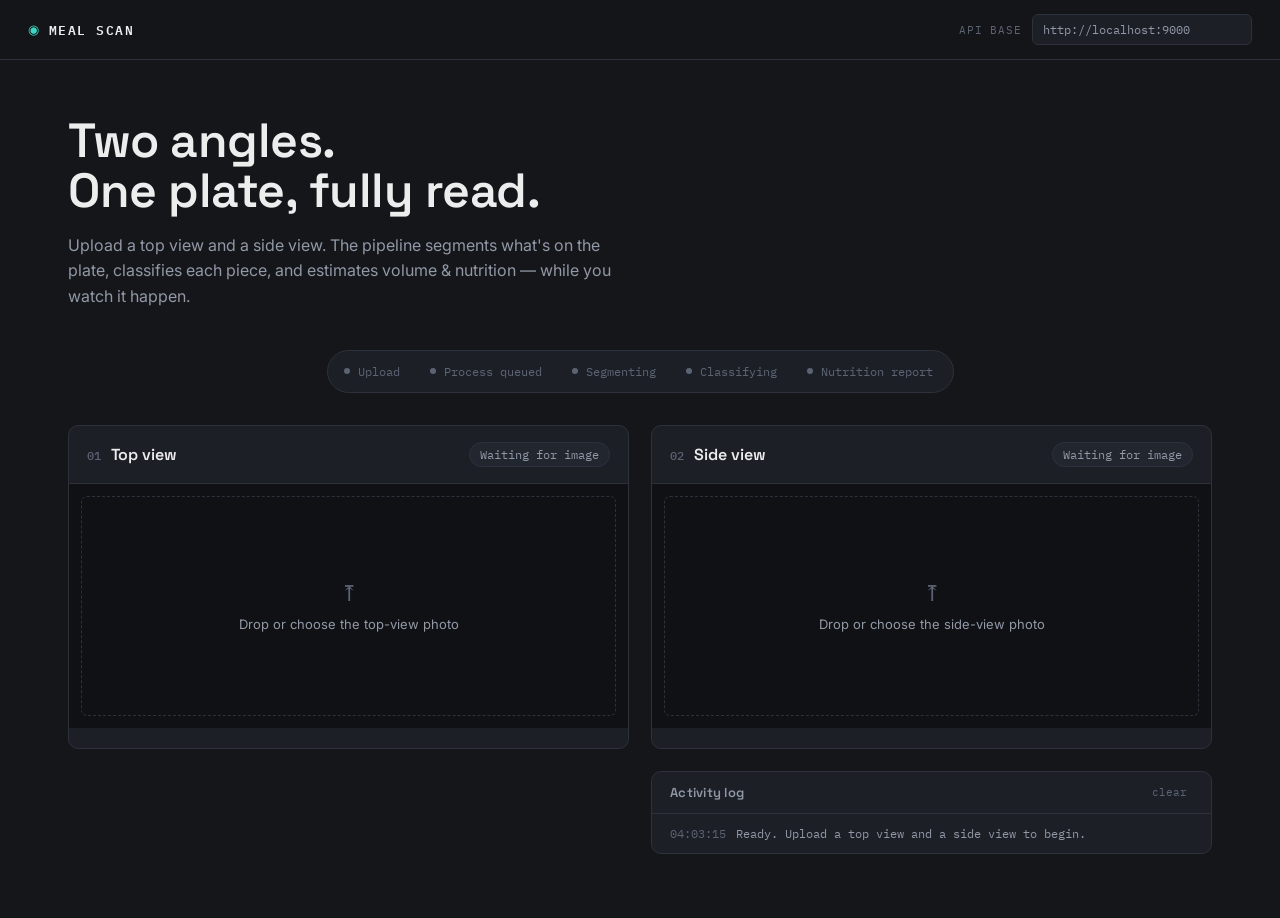
<file: ui/index.html>
<!DOCTYPE html>
<html lang="en">
<head>
<meta charset="UTF-8" />
<meta name="viewport" content="width=device-width, initial-scale=1.0" />
<title>Meal Scan — Calorie Estimator</title>
<link rel="preconnect" href="https://fonts.googleapis.com">
<link rel="preconnect" href="https://fonts.gstatic.com" crossorigin>
<link href="https://fonts.googleapis.com/css2?family=Space+Grotesk:wght@500;600;700&family=Inter:wght@400;500;600&family=IBM+Plex+Mono:wght@400;500;600&display=swap" rel="stylesheet">
<link rel="stylesheet" href="style.css" />
</head>
<body>

  <div class="scope-bar">
    <div class="scope-brand">
      <span class="scope-brand__mark">◉</span>
      <span class="scope-brand__name">MEAL SCAN</span>
    </div>
    <div class="scope-bar__endpoint">
      <label for="apiBase">API base</label>
      <input type="text" id="apiBase" value="http://localhost:9000" spellcheck="false" autocomplete="off" />
    </div>
  </div>

  <header class="hero">
    <h1 class="hero__title">Two angles.<br/>One plate, fully read.</h1>
    <p class="hero__sub">Upload a top view and a side view. The pipeline segments what's on the plate, classifies each piece, and estimates volume &amp; nutrition — while you watch it happen.</p>
  </header>

  <ol class="pipeline-rail" id="pipelineRail" aria-label="Pipeline stages">
    <li class="pipeline-rail__stage" data-stage="upload"><span class="pipeline-rail__dot"></span>Upload</li>
    <li class="pipeline-rail__stage" data-stage="process"><span class="pipeline-rail__dot"></span>Process queued</li>
    <li class="pipeline-rail__stage" data-stage="segment"><span class="pipeline-rail__dot"></span>Segmenting</li>
    <li class="pipeline-rail__stage" data-stage="classify"><span class="pipeline-rail__dot"></span>Classifying</li>
    <li class="pipeline-rail__stage" data-stage="report"><span class="pipeline-rail__dot"></span>Nutrition report</li>
  </ol>

  <main class="deck">

    <!-- TOP VIEW PANEL -->
    <section class="scan-card" id="panel-top" data-view="top">
      <div class="scan-card__head">
        <h2><span class="scan-card__index">01</span> Top view</h2>
        <span class="scan-card__status" data-role="status">Waiting for image</span>
      </div>

      <div class="scan-stage" data-role="stage">
        <div class="scan-stage__empty" data-role="empty">
          <label class="drop-zone" data-role="dropzone">
            <input type="file" accept="image/*" data-role="file-input" hidden />
            <span class="drop-zone__icon">⤒</span>
            <span class="drop-zone__label">Drop or choose the top-view photo</span>
          </label>
        </div>

        <div class="scan-stage__canvas-wrap" data-role="canvas-wrap" hidden>
          <img data-role="base-image" class="scan-stage__img" alt="Top view of the meal" />
          <canvas data-role="mask-canvas" class="scan-stage__canvas"></canvas>
          <div class="scan-stage__sweep" data-role="sweep"></div>
          <button class="scan-stage__replace" data-role="replace" type="button" title="Replace image">↻ replace</button>
        </div>
      </div>

      <ul class="scan-card__legend" data-role="legend"></ul>
    </section>

    <!-- SIDE VIEW PANEL -->
    <section class="scan-card" id="panel-side" data-view="side">
      <div class="scan-card__head">
        <h2><span class="scan-card__index">02</span> Side view</h2>
        <span class="scan-card__status" data-role="status">Waiting for image</span>
      </div>

      <div class="scan-stage" data-role="stage">
        <div class="scan-stage__empty" data-role="empty">
          <label class="drop-zone" data-role="dropzone">
            <input type="file" accept="image/*" data-role="file-input" hidden />
            <span class="drop-zone__icon">⤒</span>
            <span class="drop-zone__label">Drop or choose the side-view photo</span>
          </label>
        </div>

        <div class="scan-stage__canvas-wrap" data-role="canvas-wrap" hidden>
          <img data-role="base-image" class="scan-stage__img" alt="Side view of the meal" />
          <canvas data-role="mask-canvas" class="scan-stage__canvas"></canvas>
          <div class="scan-stage__sweep" data-role="sweep"></div>
          <button class="scan-stage__replace" data-role="replace" type="button" title="Replace image">↻ replace</button>
        </div>
      </div>

      <ul class="scan-card__legend" data-role="legend"></ul>
    </section>

    <!-- REPORT PANEL -->
    <section class="report-card" id="reportCard" hidden>
      <div class="report-card__head">
        <h2><span class="scan-card__index">03</span> Nutrition report</h2>
        <span class="report-card__total" data-role="report-total"></span>
      </div>
      <div class="report-card__body" data-role="report-body"></div>
    </section>

    <div class="log-card">
      <div class="log-card__head">
        <h3>Activity log</h3>
        <button class="log-card__clear" id="clearLog" type="button">clear</button>
      </div>
      <ol class="log-card__list" id="logList"></ol>
    </div>

  </main>

  <div class="toast" id="toast" hidden></div>

  <script src="app.js"></script>
</body>
</html>
</file>
<file: ui/style.css>
/* ===========================================================
   Tokens
=========================================================== */
:root{
  --bg:            #14161A;
  --panel:         #1C1F26;
  --panel-raised:  #22262F;
  --line:          #2C313C;
  --text:          #EDEDEE;
  --text-dim:      #9198A6;
  --text-faint:    #5C6474;

  --teal:          #3DD6C4;
  --teal-dim:      #204A46;
  --amber:         #F2A93B;
  --amber-dim:     #4A3A1C;
  --red:           #E15554;
  --red-dim:       #4A2020;

  --font-display:  'Space Grotesk', sans-serif;
  --font-body:     'Inter', sans-serif;
  --font-mono:     'IBM Plex Mono', monospace;

  --radius: 10px;
  --radius-sm: 6px;
}

/* Segment color cycle — used for mask fills before classification resolves */
:root{
  --seg-0: #3DD6C4;
  --seg-1: #F2A93B;
  --seg-2: #8E7CE0;
  --seg-3: #E88AB0;
  --seg-4: #6FBF6A;
  --seg-5: #4FA3D1;
}

*{ box-sizing: border-box; }

html, body{
  margin: 0;
  background: var(--bg);
  color: var(--text);
  font-family: var(--font-body);
  -webkit-font-smoothing: antialiased;
}

@media (prefers-reduced-motion: reduce){
  *{ animation-duration: 0.001ms !important; animation-iteration-count: 1 !important; transition-duration: 0.001ms !important; }
}

::selection{ background: var(--teal-dim); color: var(--text); }

button{ font-family: inherit; }

/* ===========================================================
   Top scope bar
=========================================================== */
.scope-bar{
  display: flex;
  align-items: center;
  justify-content: space-between;
  padding: 14px 28px;
  border-bottom: 1px solid var(--line);
  position: sticky;
  top: 0;
  background: rgba(20,22,26,0.92);
  backdrop-filter: blur(6px);
  z-index: 50;
}
.scope-brand{ display:flex; align-items:center; gap:8px; font-family: var(--font-mono); letter-spacing: 0.12em; font-size: 13px; color: var(--text-dim); }
.scope-brand__mark{ color: var(--teal); }
.scope-brand__name{ color: var(--text); font-weight: 600; }

.scope-bar__endpoint{ display:flex; align-items:center; gap:10px; }
.scope-bar__endpoint label{ font-family: var(--font-mono); font-size: 11px; color: var(--text-faint); text-transform: uppercase; letter-spacing: 0.08em; }
.scope-bar__endpoint input{
  background: var(--panel);
  border: 1px solid var(--line);
  color: var(--text-dim);
  font-family: var(--font-mono);
  font-size: 12px;
  padding: 7px 10px;
  border-radius: var(--radius-sm);
  width: 220px;
  outline: none;
}
.scope-bar__endpoint input:focus{ border-color: var(--teal); color: var(--text); }

/* ===========================================================
   Hero
=========================================================== */
.hero{ padding: 56px 28px 8px; max-width: 760px; }
.hero__title{
  font-family: var(--font-display);
  font-weight: 600;
  font-size: clamp(32px, 5vw, 48px);
  line-height: 1.05;
  margin: 0 0 16px;
  letter-spacing: -0.01em;
}
.hero__sub{ color: var(--text-dim); font-size: 16px; line-height: 1.6; max-width: 560px; margin: 0; }

/* ===========================================================
   Pipeline rail
=========================================================== */
.pipeline-rail{
  list-style: none;
  display: flex;
  flex-wrap: wrap;
  gap: 6px;
  margin: 32px 28px;
  padding: 6px;
  background: var(--panel);
  border: 1px solid var(--line);
  border-radius: 999px;
  width: fit-content;
}
.pipeline-rail__stage{
  display: flex;
  align-items: center;
  gap: 8px;
  font-family: var(--font-mono);
  font-size: 12px;
  color: var(--text-faint);
  padding: 7px 14px 7px 10px;
  border-radius: 999px;
  transition: color 0.3s ease, background 0.3s ease;
}
.pipeline-rail__dot{
  width: 6px; height: 6px; border-radius: 50%;
  background: var(--text-faint);
  transition: background 0.3s ease, box-shadow 0.3s ease;
}
.pipeline-rail__stage.is-active{ color: var(--text); background: var(--panel-raised); }
.pipeline-rail__stage.is-active .pipeline-rail__dot{ background: var(--teal); box-shadow: 0 0 0 4px var(--teal-dim); animation: pulse-dot 1.4s ease-in-out infinite; }
.pipeline-rail__stage.is-done .pipeline-rail__dot{ background: var(--teal); box-shadow: none; animation: none; }
.pipeline-rail__stage.is-done{ color: var(--text-dim); }

@keyframes pulse-dot{
  0%, 100%{ box-shadow: 0 0 0 4px var(--teal-dim); }
  50%{ box-shadow: 0 0 0 7px transparent; }
}

/* ===========================================================
   Deck / layout — vertical stack per the brief
=========================================================== */
.deck{
  display: flex;
  flex-direction: column;
  gap: 22px;
  padding: 0 28px 64px;
  max-width: 760px;
}

/* ===========================================================
   Scan card
=========================================================== */
.scan-card{
  background: var(--panel);
  border: 1px solid var(--line);
  border-radius: var(--radius);
  overflow: hidden;
}
.scan-card__head{
  display: flex;
  align-items: center;
  justify-content: space-between;
  padding: 16px 18px;
  border-bottom: 1px solid var(--line);
}
.scan-card__head h2{
  font-family: var(--font-display);
  font-size: 16px;
  font-weight: 600;
  margin: 0;
  display: flex;
  align-items: baseline;
  gap: 10px;
}
.scan-card__index{ font-family: var(--font-mono); font-size: 12px; color: var(--text-faint); font-weight: 500; }
.scan-card__status{
  font-family: var(--font-mono);
  font-size: 12px;
  color: var(--text-dim);
  padding: 4px 10px;
  border-radius: 999px;
  background: var(--panel-raised);
  border: 1px solid var(--line);
}
.scan-card__status[data-tone="active"]{ color: var(--teal); border-color: var(--teal-dim); }
.scan-card__status[data-tone="done"]{ color: var(--teal); }
.scan-card__status[data-tone="error"]{ color: var(--red); border-color: var(--red-dim); }
.scan-card__status[data-tone="warn"]{ color: var(--amber); border-color: var(--amber-dim); }

.scan-stage{ position: relative; background: #0F1114; }
.scan-stage__empty{ padding: 6px; }

.drop-zone{
  display: flex;
  flex-direction: column;
  align-items: center;
  justify-content: center;
  gap: 10px;
  min-height: 220px;
  border: 1.5px dashed var(--line);
  border-radius: var(--radius-sm);
  margin: 6px;
  cursor: pointer;
  transition: border-color 0.2s ease, background 0.2s ease;
}
.drop-zone:hover, .drop-zone.is-dragover{ border-color: var(--teal); background: rgba(61,214,196,0.04); }
.drop-zone__icon{ font-size: 22px; color: var(--text-faint); }
.drop-zone__label{ font-size: 13px; color: var(--text-dim); }

.scan-stage__canvas-wrap{ position: relative; width: 100%; line-height: 0; }
.scan-stage__img{ display: block; width: 100%; height: auto; }
.scan-stage__canvas{ position: absolute; inset: 0; width: 100%; height: 100%; pointer-events: none; }

.scan-stage__sweep{
  position: absolute;
  left: 0; right: 0; top: 0;
  height: 40%;
  background: linear-gradient(180deg, transparent, rgba(61,214,196,0.14), transparent);
  transform: translateY(-100%);
  pointer-events: none;
  opacity: 0;
}
.scan-stage__sweep.is-sweeping{
  opacity: 1;
  animation: sweep 2.2s linear infinite;
}
@keyframes sweep{
  0%{ transform: translateY(-100%); }
  100%{ transform: translateY(350%); }
}

.scan-stage__replace{
  position: absolute;
  top: 10px; right: 10px;
  font-family: var(--font-mono);
  font-size: 11px;
  color: var(--text-dim);
  background: rgba(15,17,20,0.72);
  border: 1px solid var(--line);
  border-radius: 999px;
  padding: 5px 10px;
  cursor: pointer;
}
.scan-stage__replace:hover{ color: var(--text); border-color: var(--teal); }

/* Legend */
.scan-card__legend{
  list-style: none;
  display: flex;
  flex-wrap: wrap;
  gap: 8px;
  margin: 0;
  padding: 14px 18px;
  min-height: 20px;
}
.scan-card__legend:empty{ padding: 0; }
.scan-card__legend li{
  display: flex;
  align-items: center;
  gap: 6px;
  font-family: var(--font-mono);
  font-size: 11.5px;
  color: var(--text-dim);
  background: var(--panel-raised);
  border: 1px solid var(--line);
  padding: 4px 9px 4px 6px;
  border-radius: 999px;
}
.scan-card__legend .swatch{ width: 9px; height: 9px; border-radius: 50%; flex-shrink: 0; }

/* ===========================================================
   Report card
=========================================================== */
.report-card{
  background: var(--panel);
  border: 1px solid var(--teal-dim);
  border-radius: var(--radius);
  overflow: hidden;
  animation: rise 0.4s ease both;
}
@keyframes rise{ from{ opacity:0; transform: translateY(8px); } to{ opacity:1; transform: translateY(0); } }

.report-card__head{
  display: flex;
  align-items: center;
  justify-content: space-between;
  padding: 16px 18px;
  border-bottom: 1px solid var(--line);
}
.report-card__head h2{ font-family: var(--font-display); font-size: 16px; font-weight: 600; margin: 0; }
.report-card__total{
  font-family: var(--font-mono);
  font-size: 13px;
  color: var(--teal);
  background: var(--teal-dim);
  padding: 5px 12px;
  border-radius: 999px;
}
.report-card__body{ padding: 4px 0; }

.food-row{
  display: flex;
  align-items: center;
  justify-content: space-between;
  padding: 12px 18px;
  border-bottom: 1px solid var(--line);
  gap: 12px;
}
.food-row:last-child{ border-bottom: none; }
.food-row__name{ display:flex; align-items:center; gap: 10px; font-weight: 500; text-transform: capitalize; }
.food-row__swatch{ width: 10px; height: 10px; border-radius: 50%; flex-shrink: 0; }
.food-row__meta{ font-family: var(--font-mono); font-size: 12px; color: var(--text-dim); text-align: right; }
.food-row__meta b{ color: var(--text); font-weight: 600; }

/* ===========================================================
   Log card
=========================================================== */
.log-card{
  background: var(--panel);
  border: 1px solid var(--line);
  border-radius: var(--radius);
  overflow: hidden;
}
.log-card__head{
  display: flex; align-items: center; justify-content: space-between;
  padding: 12px 18px; border-bottom: 1px solid var(--line);
}
.log-card__head h3{ margin: 0; font-family: var(--font-display); font-size: 13px; color: var(--text-dim); font-weight: 600; letter-spacing: 0.02em; }
.log-card__clear{ background: none; border: none; color: var(--text-faint); font-family: var(--font-mono); font-size: 11px; cursor: pointer; }
.log-card__clear:hover{ color: var(--text); }

.log-card__list{
  list-style: none; margin: 0; padding: 6px 0;
  max-height: 220px; overflow-y: auto;
  font-family: var(--font-mono); font-size: 12px;
}
.log-card__list li{
  display: flex; gap: 10px;
  padding: 6px 18px;
  color: var(--text-dim);
}
.log-card__list time{ color: var(--text-faint); flex-shrink: 0; }
.log-card__list li[data-level="error"] .log-card__msg{ color: var(--red); }
.log-card__list li[data-level="success"] .log-card__msg{ color: var(--teal); }
.log-card__list li[data-level="warn"] .log-card__msg{ color: var(--amber); }

/* ===========================================================
   Toast
=========================================================== */
.toast{
  position: fixed;
  bottom: 24px; left: 50%; transform: translateX(-50%);
  background: var(--panel-raised);
  border: 1px solid var(--red-dim);
  color: var(--text);
  font-family: var(--font-mono);
  font-size: 13px;
  padding: 10px 18px;
  border-radius: 999px;
  z-index: 100;
  box-shadow: 0 8px 24px rgba(0,0,0,0.4);
}

/* ===========================================================
   Responsive
=========================================================== */
@media (max-width: 520px){
  .scope-bar{ flex-direction: column; align-items: flex-start; gap: 10px; }
  .scope-bar__endpoint input{ width: 100%; }
  .hero{ padding: 40px 18px 8px; }
  .pipeline-rail{ margin: 24px 18px; }
  .deck{ padding: 0 18px 48px; }
}


/* .deck {
  display: grid;
  grid-template-columns: 1fr 1fr;
  gap: 20px;
  align-items: start;
} */

/* optional: let report/log span differently if you want, e.g. */
/* .report-card, .log-card { grid-column: span 1; } */

.deck{
  display: grid;
  grid-template-columns: 1fr 1fr;
  gap: 22px;
  padding: 0 28px 64px;
  max-width: 1200px;   /* was 760px — this was the real culprit */
  align-items: start;
}

/* keep report + log full-width under the two scan cards, OR side-by-side too — your call */
.report-card,
.log-card{
  grid-column: span 2;   /* remove this line if you want them side-by-side instead */
}

.report-card{ grid-column: 1; }
.log-card{ grid-column: 2; }

@media (max-width: 720px){
  .deck{ grid-template-columns: 1fr; }
  .report-card, .log-card{ grid-column: 1; }
}

.hero,
.pipeline-rail,
.deck{
  max-width: 1200px;
  margin-left: auto;
  margin-right: auto;
}
</file>
